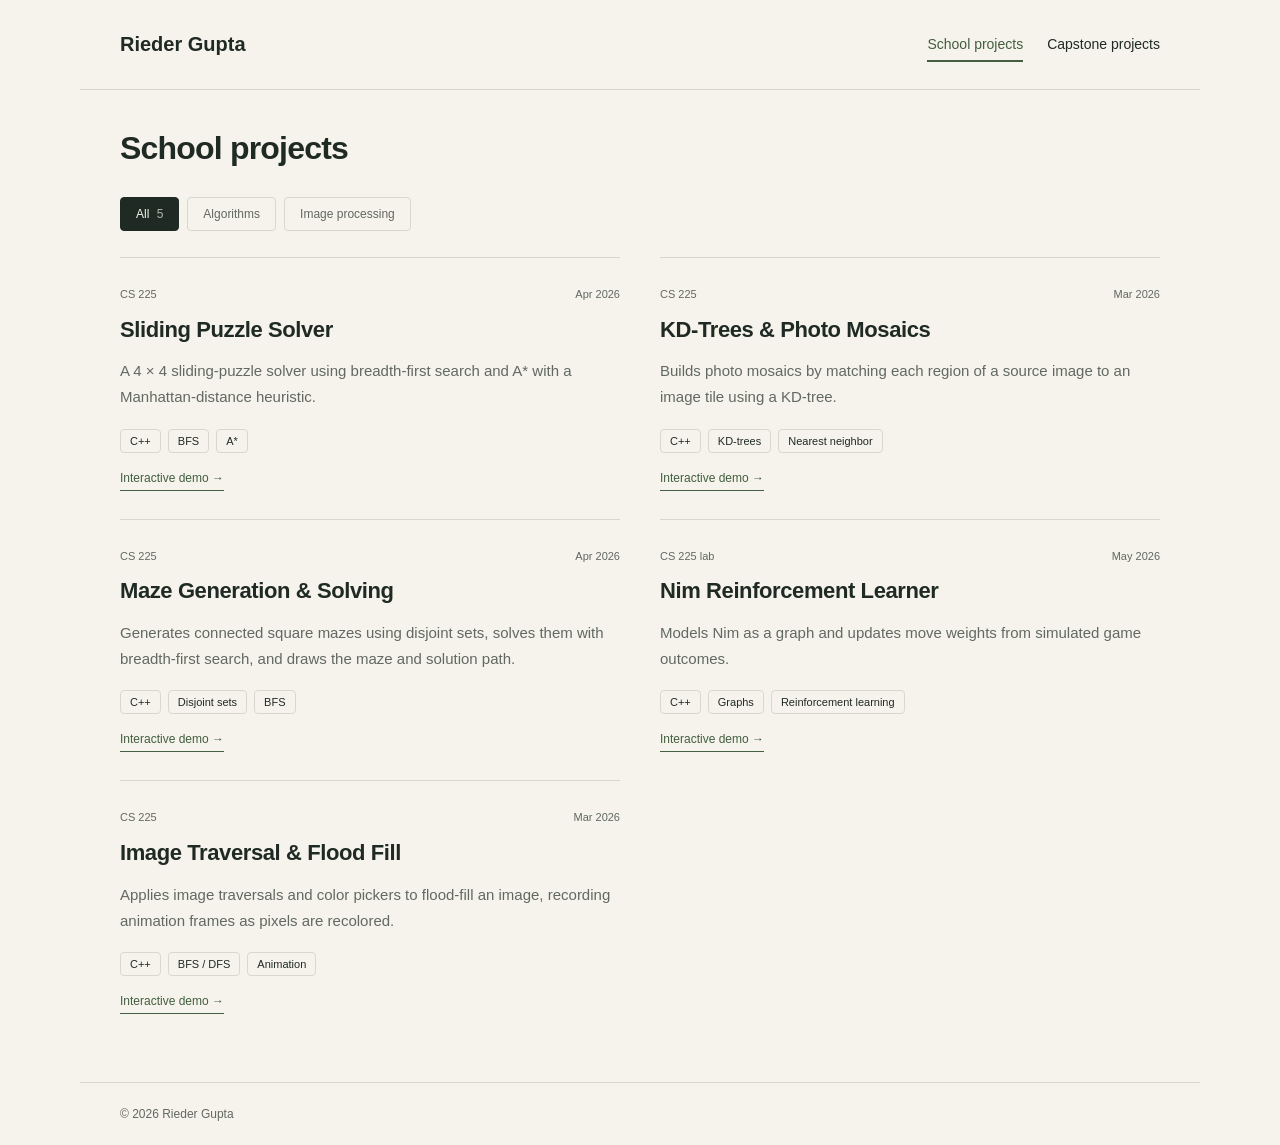
<file: index.html>
<!doctype html>
<html lang="en"><head><meta charset="UTF-8"><meta name="viewport" content="width=device-width, initial-scale=1"><meta name="description" content="Rieder Gupta's software projects."><title>School Projects | Rieder Gupta</title><link rel="stylesheet" href="style.css?v=1820c7f856"><script src="projects.js?v=0bcb7afdda" defer></script><script src="demo-algorithms.js?v=565f1341e7" defer></script><script src="demos.js?v=7e2fc951ff" defer></script><script src="app.js?v=f2ba844553" defer></script></head><body><a class="skip" href="#projects">Skip to projects</a><header><a class="brand" href="index.html">Rieder Gupta</a><nav aria-label="Main navigation"><a href="index.html#projects" aria-current="page">School projects</a><a href="capstones.html">Capstone projects</a></nav></header><main><section id="projects" class="projects"><h1>School projects</h1><div class="toolbar"><div class="filters" role="group" aria-label="Filter projects"><button data-filter="All" aria-pressed="true">All <span id="total"></span></button><button data-filter="Algorithms" aria-pressed="false">Algorithms</button><button data-filter="Image processing" aria-pressed="false">Image processing</button></div></div><p id="result-status" class="sr-only" aria-live="polite"></p><div id="project-grid" class="grid"></div><noscript><p>Enable JavaScript to view projects and demos.</p></noscript></section></main><footer>© 2026 Rieder Gupta</footer><dialog id="project-dialog" aria-labelledby="dialog-title"><button class="close" aria-label="Close project details">×</button><div id="dialog-content"></div></dialog></body></html>
</file>
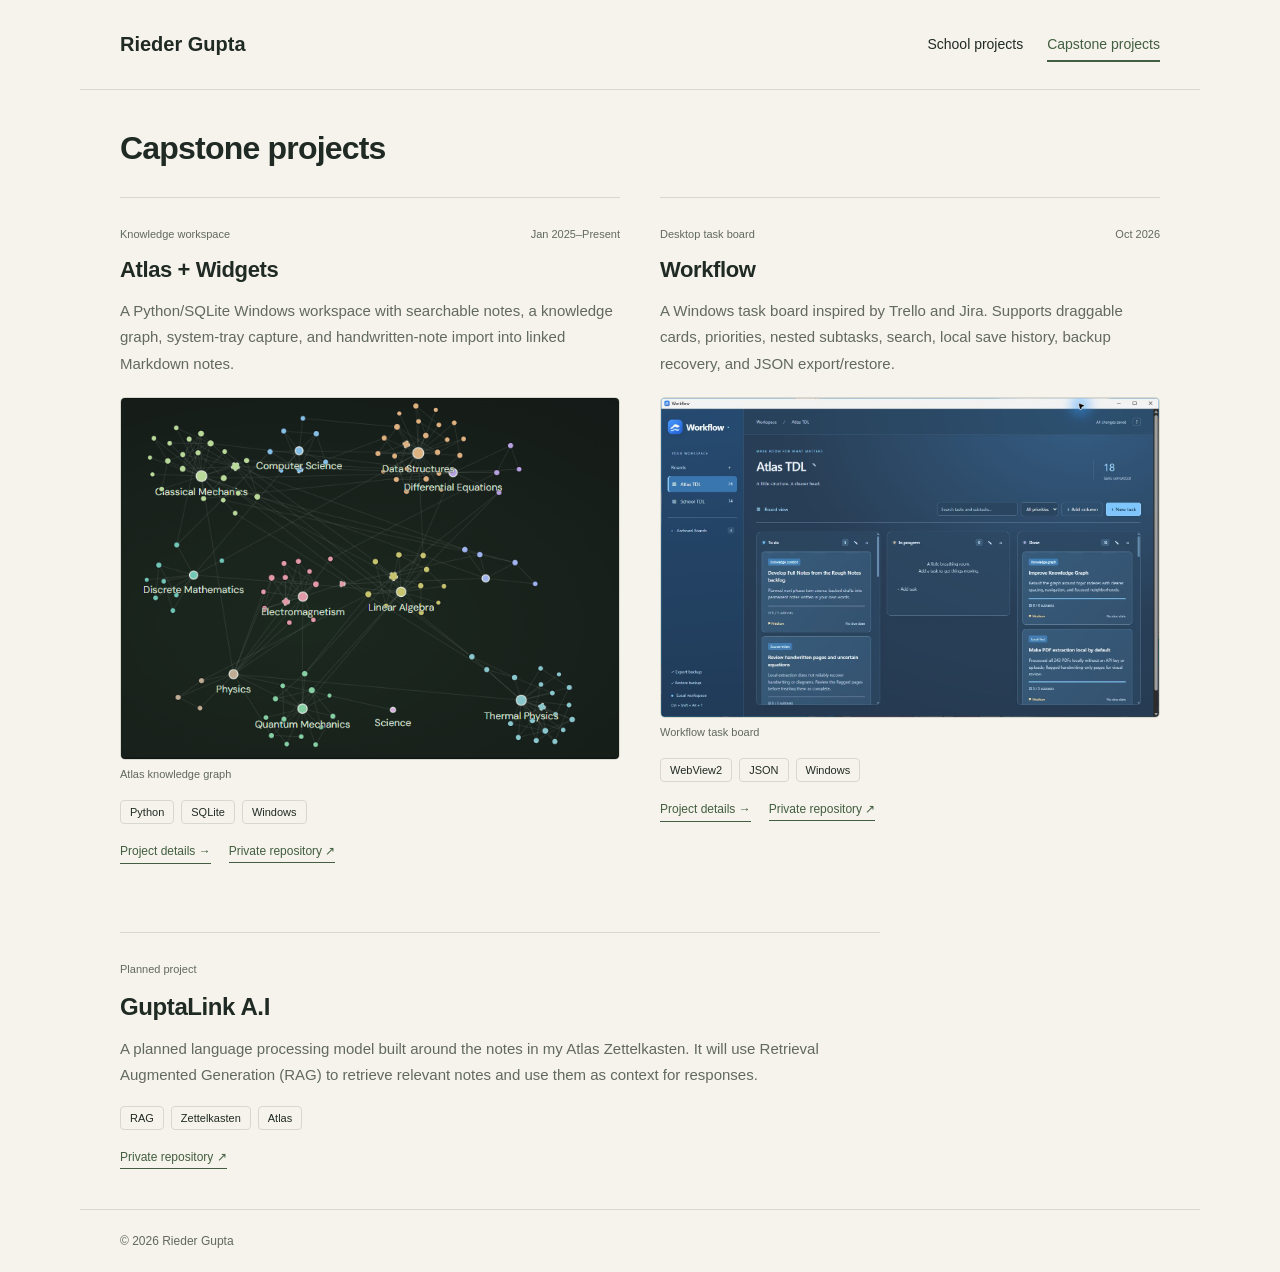
<file: capstones.html>
<!doctype html>
<html lang="en"><head><meta charset="UTF-8"><meta name="viewport" content="width=device-width, initial-scale=1"><meta name="description" content="Rieder Gupta's software projects."><title>Capstone Projects | Rieder Gupta</title><link rel="stylesheet" href="style.css?v=1820c7f856"><script src="projects.js?v=0bcb7afdda" defer></script><script src="demo-algorithms.js?v=565f1341e7" defer></script><script src="demos.js?v=7e2fc951ff" defer></script><script src="app.js?v=f2ba844553" defer></script></head><body data-page="capstones"><a class="skip" href="#projects">Skip to projects</a><header><a class="brand" href="index.html">Rieder Gupta</a><nav aria-label="Main navigation"><a href="index.html#projects">School projects</a><a href="capstones.html" aria-current="page">Capstone projects</a></nav></header><main><section id="projects" class="projects"><h1>Capstone projects</h1><p id="result-status" class="sr-only" aria-live="polite"></p><div id="project-grid" class="grid"></div><noscript><p>Enable JavaScript to view Atlas and Workflow.</p></noscript></section><section id="guptalink" class="planned-project" aria-labelledby="guptalink-title"><div class="card-meta"><span>Planned project</span></div><h2 id="guptalink-title">GuptaLink A.I</h2><p>A planned language processing model built around the notes in my Atlas Zettelkasten. It will use Retrieval Augmented Generation (RAG) to retrieve relevant notes and use them as context for responses.</p><div class="tags"><span>RAG</span><span>Zettelkasten</span><span>Atlas</span></div><a class="source-link" href="https://github.com/RiederH/GuptaLink-R.A.G.-Platform" target="_blank" rel="noopener noreferrer">Private repository ↗</a></section></main><footer>© 2026 Rieder Gupta</footer><dialog id="project-dialog" aria-labelledby="dialog-title"><button class="close" aria-label="Close project details">×</button><div id="dialog-content"></div></dialog></body></html>
</file>
<file: style.css>
:root{--paper:#f5f3eb;--ink:#202a24;--muted:#626960;--line:#d8d9ce;--green:#435e40;--orange:#c35f34}*{box-sizing:border-box}html{scroll-padding-top:24px}body{margin:0;background:var(--paper);color:var(--ink);font-family:Arial,Helvetica,sans-serif}a{color:inherit;text-decoration:none}button,input,select{font:inherit}button{cursor:pointer}header,main,footer{max-width:1120px;margin:auto}header{min-height:90px;padding:24px 40px;display:flex;justify-content:space-between;align-items:center;gap:24px;border-bottom:1px solid var(--line)}.brand{font-size:20px;font-weight:600;white-space:nowrap}nav{display:flex;gap:24px;font-size:14px}nav a{padding:8px 0}nav a[aria-current=page]{color:var(--green);border-bottom:2px solid var(--green)}main{padding:0 40px}h1{font-size:32px;font-weight:600;letter-spacing:-.8px;margin:0 0 30px}h2{font-size:22px;line-height:1.3;font-weight:600;letter-spacing:-.4px;margin:0 0 14px}.projects{padding:40px 0}.grid{display:grid;grid-template-columns:repeat(2,minmax(0,1fr));column-gap:40px;row-gap:0}.card{min-width:0;padding:28px 0;border-top:1px solid var(--line)}.card-meta{display:flex;justify-content:space-between;flex-wrap:wrap;gap:8px;font-size:11px;line-height:1.6;color:var(--muted);margin:0 0 12px}.title-button{font:inherit;letter-spacing:inherit;color:inherit;text-align:left;border:0;padding:0;background:none}.title-button:hover{text-decoration:underline;text-underline-offset:4px}.card>p,.planned-project>p{font-size:15px;line-height:1.75;color:var(--muted);margin:0 0 18px}.tags{display:flex;gap:7px;flex-wrap:wrap}.tags span{font-size:11px;border:1px solid var(--line);padding:5px 9px;border-radius:4px}.toolbar{margin-bottom:26px}.filters{display:flex;gap:8px;flex-wrap:wrap}.filters button{border:1px solid var(--line);background:none;color:var(--muted);padding:9px 15px;border-radius:4px;font-size:12px}.filters button[aria-pressed=true]{background:var(--ink);color:var(--paper);border-color:var(--ink)}.filters span{margin-left:4px;opacity:.7}.source-link{display:inline-block;font-size:12px;color:var(--green);border-bottom:1px solid currentColor;padding-bottom:4px;margin-top:20px}.card-source{margin-left:18px}.planned-project{padding:28px 0 40px;border-top:1px solid var(--line);max-width:760px}.planned-project h2{font-size:24px}footer{padding:24px 40px;border-top:1px solid var(--line);font-size:12px;color:var(--muted)}dialog{border:1px solid var(--line);border-radius:8px;background:var(--paper);color:var(--ink);max-width:700px;width:calc(100% - 32px);padding:40px;max-height:90vh}dialog::backdrop{background:#152019aa}dialog h2{font-size:26px;padding-right:20px}dialog h3{font-size:16px;margin-top:24px}dialog p,.project-features{font-size:14px;line-height:1.8;color:var(--muted)}.project-features{padding-left:20px}.project-features li{padding-bottom:9px}.close{position:absolute;right:12px;top:10px;background:none;border:0;font-size:26px;padding:8px;color:var(--ink)}.skip{position:absolute;left:15px;top:-100px;z-index:5;padding:12px;background:var(--ink);color:white}.skip:focus{top:12px}.sr-only{position:absolute;width:1px;height:1px;overflow:hidden;clip-path:inset(50%)}:focus-visible{outline:3px solid var(--orange);outline-offset:4px}@media(max-width:650px){header{padding:20px;align-items:start;flex-direction:column;gap:14px}nav{font-size:13px;gap:22px}main{padding:0 20px}.projects{padding:28px 0}h1{font-size:28px;margin-bottom:24px}.grid{grid-template-columns:1fr}.card{padding:24px 0}h2{font-size:21px}footer{padding:22px 20px}dialog{padding:32px 20px}.card-source{margin-left:12px}}@media(prefers-reduced-motion:reduce){html{scroll-behavior:auto}}
.demo-launch{display:inline-block;margin-top:18px;padding:0 0 5px;background:none;border:0;border-bottom:1px solid currentColor;color:var(--green);font-size:12px}.has-demo{max-width:900px}.project-demo{margin:26px 0;padding:24px;background:#eceee3;border:1px solid #d5ddc8;border-radius:8px}.project-demo h3.demo-heading{font-size:20px;margin:0}.project-demo .demo-intro{font-size:14px;line-height:1.7;margin:10px 0 20px}.demo-controls{display:flex;gap:10px;align-items:center;flex-wrap:wrap;margin:16px 0}.demo-controls button,.maze-directions button{border:1px solid #b7c3a8;border-radius:5px;background:#fffdf7;padding:10px 15px;color:var(--ink);font-size:13px;min-height:42px}.demo-controls button:hover,.maze-directions button:hover{background:#dfe7d3}.demo-controls button:disabled{cursor:default;opacity:.5}.demo-controls label{display:flex;align-items:center;gap:7px;font-size:12px}.demo-controls select{font:inherit;max-width:150px;padding:8px;border:1px solid #b7c3a8;border-radius:4px;background:#fffdf7;color:var(--ink)}.demo-controls input[type=range]{width:110px;accent-color:var(--green)}.project-demo p.demo-status{font-size:13px;color:var(--green);font-weight:600;min-height:42px;margin:16px 0}.project-demo p.demo-disclosure,.project-demo p.demo-detail{font-size:11px;line-height:1.7;color:var(--muted)}.demo-disclosure{border-top:1px solid #d1d9c5;padding-top:14px}.puzzle-board{display:grid;grid-template-columns:repeat(4,1fr);gap:6px;max-width:280px;margin:auto;background:#d3c2a9;padding:8px;border-radius:7px}.puzzle-tile{height:58px;border:0;background:#fff8e9;border-radius:5px;color:#614930;font:500 21px Manrope,sans-serif;box-shadow:0 2px 0 #bda583}.puzzle-tile:disabled{cursor:default;opacity:1}.puzzle-tile:not(:disabled){background:#f4ce9d;cursor:pointer}.puzzle-blank{display:block;background:#beac94;border-radius:5px}.maze-stage{max-width:330px;margin:auto;border-radius:6px}.maze-stage svg{display:block;width:100%;height:auto}.maze-directions{display:flex;justify-content:center;gap:8px}.maze-directions button{font-size:21px;min-width:46px}.mosaic-pair{display:grid;grid-template-columns:1fr 1fr;gap:16px}.mosaic-pair figure{margin:0;min-width:0}.mosaic-pair figcaption{font-size:12px;color:var(--muted);margin-bottom:8px}.mosaic-pair canvas{display:block;width:100%;height:auto;border-radius:5px}.nim-tokens{display:flex;flex-wrap:wrap;gap:10px;padding:20px;min-height:95px;border-radius:6px;background:#fffdf7;align-items:center;color:#816c97;font-size:32px}.nim-weights{font-size:12px;line-height:1.8;color:var(--muted)}.flood-board{display:grid;grid-template-columns:repeat(12,1fr);gap:3px;max-width:380px;margin:auto}.flood-cell{aspect-ratio:1;border:1px solid #d4c8a7;border-radius:3px;background:#fff5d6;min-width:0;padding:0}.flood-cell.wall{background:#354b3e;border-color:#354b3e;cursor:default}.flood-cell.start{outline:3px solid #376a9a;outline-offset:-3px}.flood-cell:not(.wall):hover{border-color:#376a9a}@media(max-width:600px){.project-demo{padding:16px 12px}.demo-controls{gap:8px}.demo-controls button{padding:9px 11px;font-size:12px}.mosaic-pair{grid-template-columns:1fr}.puzzle-tile{height:51px}.flood-board{gap:2px}.demo-controls label{flex-wrap:wrap}}

.project-preview{margin:20px 0}.project-preview img{display:block;width:100%;height:auto;border-radius:5px;border:1px solid var(--line)}.project-preview figcaption{margin-top:8px;color:var(--muted);font-size:11px}.preview-button{display:block;width:100%;padding:0;border:0;background:none;border-radius:5px}.preview-button:hover img{border-color:var(--green)}
</file>
